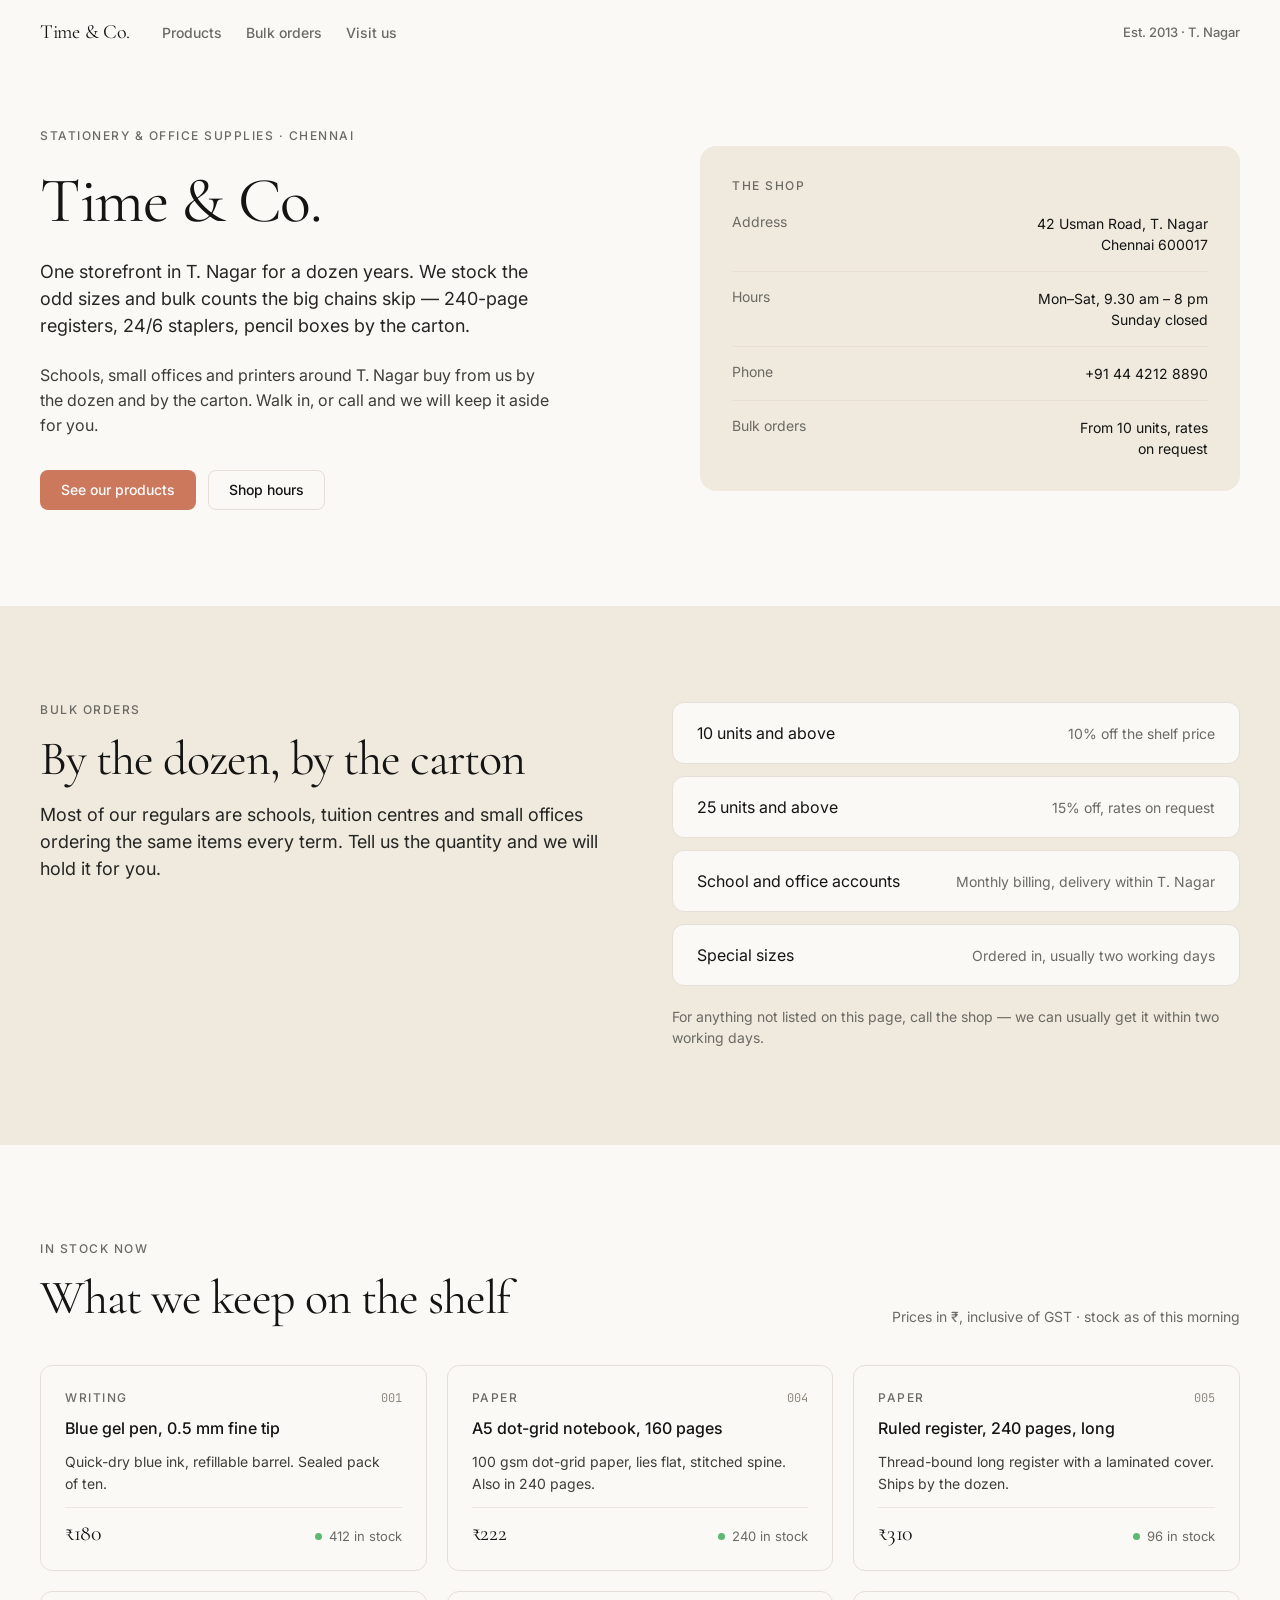
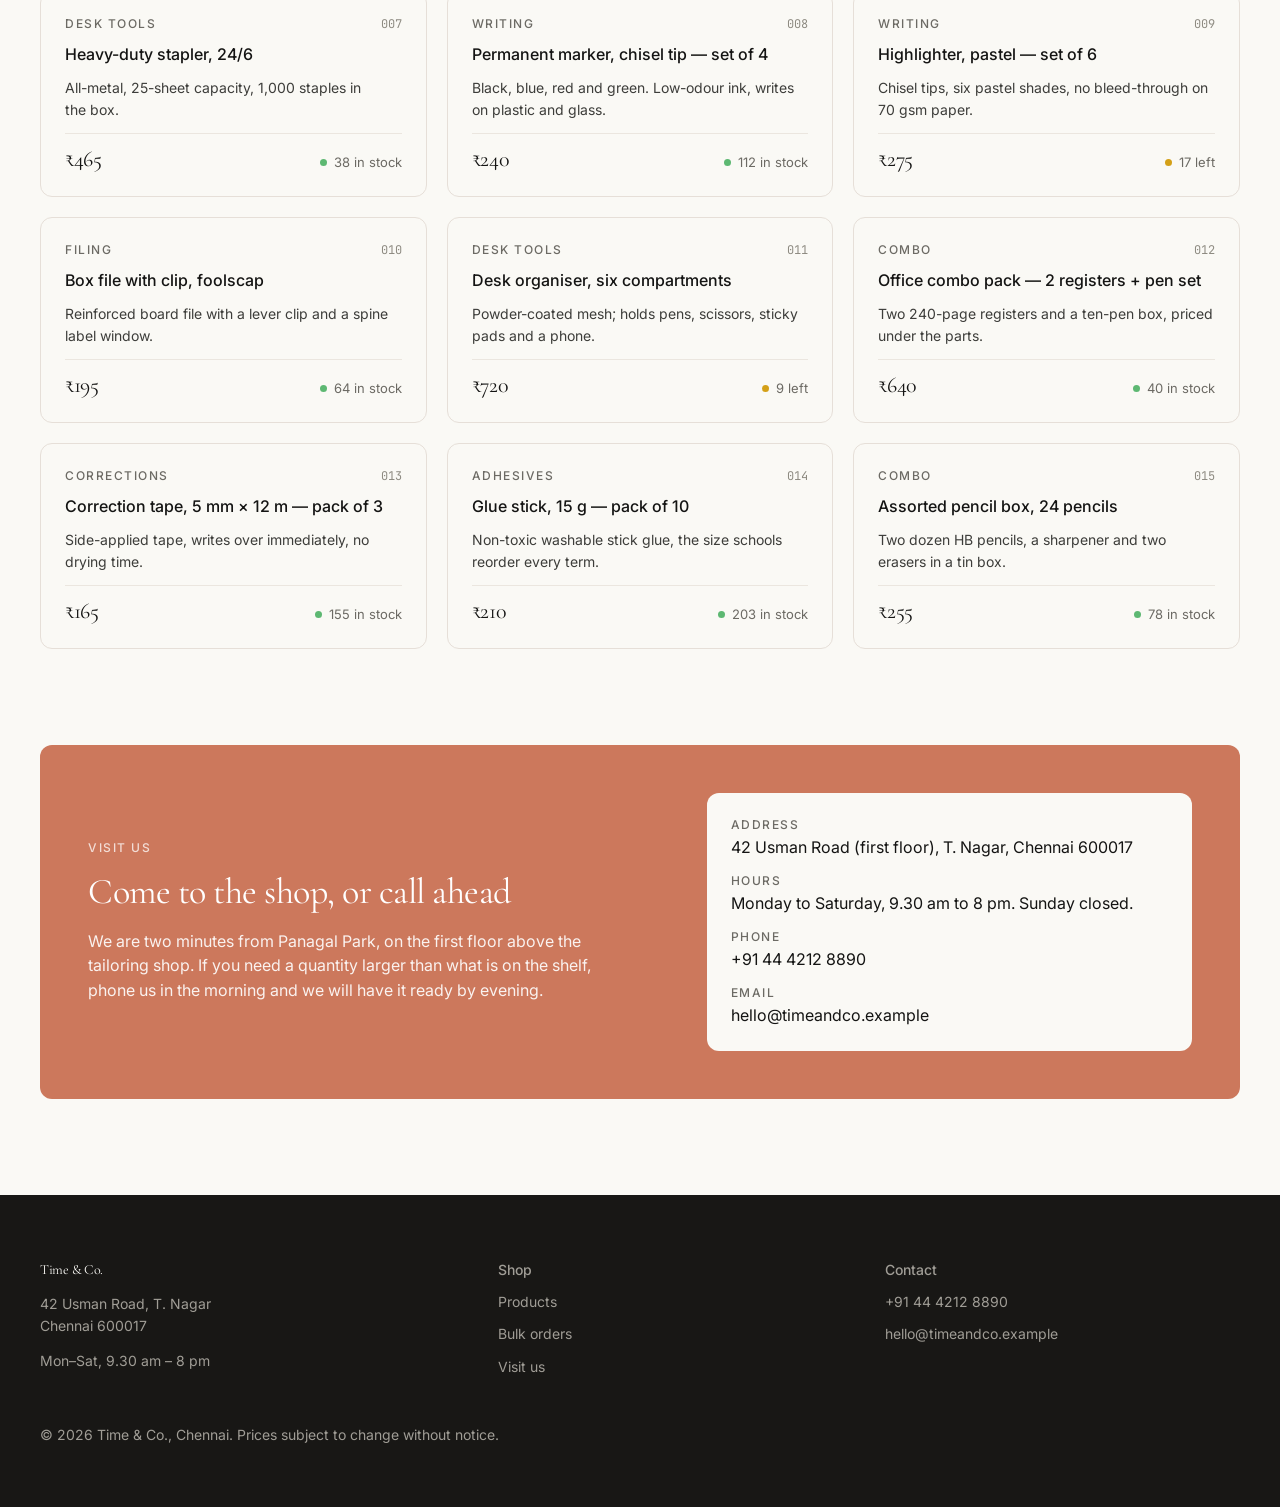
<file: storefront/index.html>
<!DOCTYPE html>
<html lang="en">
<head>
<meta charset="utf-8">
<meta name="viewport" content="width=device-width, initial-scale=1">
<title>Time &amp; Co. — Stationery &amp; Office Supplies, T. Nagar</title>
<meta name="description" content="Time &amp; Co. is a stationery and office-supplies shop on Usman Road, T. Nagar, Chennai, open since 2013. Retail and bulk orders for schools and offices.">
<link rel="stylesheet" href="styles.css">
</head>
<body>

<header class="site-header">
  <div class="container">
    <span class="wordmark">Time &amp; Co.</span>
    <nav class="site-nav">
      <a href="#catalog">Products</a>
      <a href="#bulk">Bulk orders</a>
      <a href="#visit">Visit us</a>
    </nav>
    <span class="header-est">Est. 2013 · T. Nagar</span>
  </div>
</header>

<section class="hero">
  <div class="container">
    <div class="hero-copy">
      <span class="kicker">Stationery &amp; office supplies · Chennai</span>
      <h1>Time &amp; Co.</h1>
      <div class="hero-copy-text">
        <p class="hero-lead">One storefront in T. Nagar for a dozen years. We stock the odd sizes and bulk counts the big chains skip — 240-page registers, 24/6 staplers, pencil boxes by the carton.</p>
        <p class="hero-body">Schools, small offices and printers around T. Nagar buy from us by the dozen and by the carton. Walk in, or call and we will keep it aside for you.</p>
      </div>
      <div class="hero-actions">
        <a class="btn btn-primary" href="#catalog">See our products</a>
        <a class="btn btn-secondary" href="#visit">Shop hours</a>
      </div>
    </div>

    <div class="hero-aside">
      <span class="kicker">The shop</span>
      <div class="aside-rows">
        <div class="aside-row">
          <span class="aside-label">Address</span>
          <span class="aside-value">42 Usman Road, T. Nagar<br>Chennai 600017</span>
        </div>
        <div class="aside-row">
          <span class="aside-label">Hours</span>
          <span class="aside-value">Mon–Sat, 9.30 am – 8 pm<br>Sunday closed</span>
        </div>
        <div class="aside-row">
          <span class="aside-label">Phone</span>
          <span class="aside-value">+91 44 4212 8890</span>
        </div>
        <div class="aside-row">
          <span class="aside-label">Bulk orders</span>
          <span class="aside-value">From 10 units, rates<br>on request</span>
        </div>
      </div>
    </div>
  </div>
</section>

<section id="bulk" class="bulk">
  <div class="container">
    <div class="section-intro">
      <span class="kicker">Bulk orders</span>
      <h2>By the dozen, by the carton</h2>
      <p>Most of our regulars are schools, tuition centres and small offices ordering the same items every term. Tell us the quantity and we will hold it for you.</p>
    </div>
    <div class="bulk-notes">
      <div class="bulk-note">
        <span class="label">10 units and above</span>
        <span class="value">10% off the shelf price</span>
      </div>
      <div class="bulk-note">
        <span class="label">25 units and above</span>
        <span class="value">15% off, rates on request</span>
      </div>
      <div class="bulk-note">
        <span class="label">School and office accounts</span>
        <span class="value">Monthly billing, delivery within T. Nagar</span>
      </div>
      <div class="bulk-note">
        <span class="label">Special sizes</span>
        <span class="value">Ordered in, usually two working days</span>
      </div>
      <p class="bulk-footnote">For anything not listed on this page, call the shop — we can usually get it within two working days.</p>
    </div>
  </div>
</section>

<section id="catalog" class="catalog">
  <div class="container">
    <div class="catalog-header">
      <div class="section-intro">
        <span class="kicker">In stock now</span>
        <h2>What we keep on the shelf</h2>
      </div>
      <span class="catalog-note">Prices in ₹, inclusive of GST · stock as of this morning</span>
    </div>

    <div class="catalog-grid">
      <article class="item-card">
        <div class="item-card-top">
          <span class="kicker">Writing</span>
          <span class="item-sku">001</span>
        </div>
        <span class="item-name">Blue gel pen, 0.5 mm fine tip</span>
        <span class="item-desc">Quick-dry blue ink, refillable barrel. Sealed pack of ten.</span>
        <div class="item-footer">
          <span class="item-price">₹180</span>
          <span class="item-stock"><span class="stock-dot in-stock"></span>412 in stock</span>
        </div>
      </article>

      <article class="item-card">
        <div class="item-card-top">
          <span class="kicker">Paper</span>
          <span class="item-sku">004</span>
        </div>
        <span class="item-name">A5 dot-grid notebook, 160 pages</span>
        <span class="item-desc">100 gsm dot-grid paper, lies flat, stitched spine. Also in 240 pages.</span>
        <div class="item-footer">
          <span class="item-price">₹222</span>
          <span class="item-stock"><span class="stock-dot in-stock"></span>240 in stock</span>
        </div>
      </article>

      <article class="item-card">
        <div class="item-card-top">
          <span class="kicker">Paper</span>
          <span class="item-sku">005</span>
        </div>
        <span class="item-name">Ruled register, 240 pages, long</span>
        <span class="item-desc">Thread-bound long register with a laminated cover. Ships by the dozen.</span>
        <div class="item-footer">
          <span class="item-price">₹310</span>
          <span class="item-stock"><span class="stock-dot in-stock"></span>96 in stock</span>
        </div>
      </article>

      <article class="item-card">
        <div class="item-card-top">
          <span class="kicker">Desk tools</span>
          <span class="item-sku">007</span>
        </div>
        <span class="item-name">Heavy-duty stapler, 24/6</span>
        <span class="item-desc">All-metal, 25-sheet capacity, 1,000 staples in the box.</span>
        <div class="item-footer">
          <span class="item-price">₹465</span>
          <span class="item-stock"><span class="stock-dot in-stock"></span>38 in stock</span>
        </div>
      </article>

      <article class="item-card">
        <div class="item-card-top">
          <span class="kicker">Writing</span>
          <span class="item-sku">008</span>
        </div>
        <span class="item-name">Permanent marker, chisel tip — set of 4</span>
        <span class="item-desc">Black, blue, red and green. Low-odour ink, writes on plastic and glass.</span>
        <div class="item-footer">
          <span class="item-price">₹240</span>
          <span class="item-stock"><span class="stock-dot in-stock"></span>112 in stock</span>
        </div>
      </article>

      <article class="item-card">
        <div class="item-card-top">
          <span class="kicker">Writing</span>
          <span class="item-sku">009</span>
        </div>
        <span class="item-name">Highlighter, pastel — set of 6</span>
        <span class="item-desc">Chisel tips, six pastel shades, no bleed-through on 70 gsm paper.</span>
        <div class="item-footer">
          <span class="item-price">₹275</span>
          <span class="item-stock"><span class="stock-dot low-stock"></span>17 left</span>
        </div>
      </article>

      <article class="item-card">
        <div class="item-card-top">
          <span class="kicker">Filing</span>
          <span class="item-sku">010</span>
        </div>
        <span class="item-name">Box file with clip, foolscap</span>
        <span class="item-desc">Reinforced board file with a lever clip and a spine label window.</span>
        <div class="item-footer">
          <span class="item-price">₹195</span>
          <span class="item-stock"><span class="stock-dot in-stock"></span>64 in stock</span>
        </div>
      </article>

      <article class="item-card">
        <div class="item-card-top">
          <span class="kicker">Desk tools</span>
          <span class="item-sku">011</span>
        </div>
        <span class="item-name">Desk organiser, six compartments</span>
        <span class="item-desc">Powder-coated mesh; holds pens, scissors, sticky pads and a phone.</span>
        <div class="item-footer">
          <span class="item-price">₹720</span>
          <span class="item-stock"><span class="stock-dot low-stock"></span>9 left</span>
        </div>
      </article>

      <article class="item-card">
        <div class="item-card-top">
          <span class="kicker">Combo</span>
          <span class="item-sku">012</span>
        </div>
        <span class="item-name">Office combo pack — 2 registers + pen set</span>
        <span class="item-desc">Two 240-page registers and a ten-pen box, priced under the parts.</span>
        <div class="item-footer">
          <span class="item-price">₹640</span>
          <span class="item-stock"><span class="stock-dot in-stock"></span>40 in stock</span>
        </div>
      </article>

      <article class="item-card">
        <div class="item-card-top">
          <span class="kicker">Corrections</span>
          <span class="item-sku">013</span>
        </div>
        <span class="item-name">Correction tape, 5 mm × 12 m — pack of 3</span>
        <span class="item-desc">Side-applied tape, writes over immediately, no drying time.</span>
        <div class="item-footer">
          <span class="item-price">₹165</span>
          <span class="item-stock"><span class="stock-dot in-stock"></span>155 in stock</span>
        </div>
      </article>

      <article class="item-card">
        <div class="item-card-top">
          <span class="kicker">Adhesives</span>
          <span class="item-sku">014</span>
        </div>
        <span class="item-name">Glue stick, 15 g — pack of 10</span>
        <span class="item-desc">Non-toxic washable stick glue, the size schools reorder every term.</span>
        <div class="item-footer">
          <span class="item-price">₹210</span>
          <span class="item-stock"><span class="stock-dot in-stock"></span>203 in stock</span>
        </div>
      </article>

      <article class="item-card">
        <div class="item-card-top">
          <span class="kicker">Combo</span>
          <span class="item-sku">015</span>
        </div>
        <span class="item-name">Assorted pencil box, 24 pencils</span>
        <span class="item-desc">Two dozen HB pencils, a sharpener and two erasers in a tin box.</span>
        <div class="item-footer">
          <span class="item-price">₹255</span>
          <span class="item-stock"><span class="stock-dot in-stock"></span>78 in stock</span>
        </div>
      </article>
    </div>
  </div>
</section>

<section id="visit" class="visit">
  <div class="visit-band">
    <div class="visit-copy">
      <span class="kicker">Visit us</span>
      <h2>Come to the shop, or call ahead</h2>
      <p>We are two minutes from Panagal Park, on the first floor above the tailoring shop. If you need a quantity larger than what is on the shelf, phone us in the morning and we will have it ready by evening.</p>
    </div>
    <div class="visit-card">
      <div class="visit-row">
        <span class="visit-label">Address</span>
        <span class="visit-value">42 Usman Road (first floor), T. Nagar, Chennai 600017</span>
      </div>
      <div class="visit-row">
        <span class="visit-label">Hours</span>
        <span class="visit-value">Monday to Saturday, 9.30 am to 8 pm. Sunday closed.</span>
      </div>
      <div class="visit-row">
        <span class="visit-label">Phone</span>
        <span class="visit-value">+91 44 4212 8890</span>
      </div>
      <div class="visit-row">
        <span class="visit-label">Email</span>
        <span class="visit-value">hello@timeandco.example</span>
      </div>
    </div>
  </div>
</section>

<footer class="site-footer">
  <div class="container">
    <div class="footer-grid">
      <div class="footer-col">
        <span class="wordmark">Time &amp; Co.</span>
        <span>42 Usman Road, T. Nagar<br>Chennai 600017</span>
        <span>Mon–Sat, 9.30 am – 8 pm</span>
      </div>
      <div class="footer-col links">
        <span class="footer-col-title">Shop</span>
        <a href="#catalog">Products</a>
        <a href="#bulk">Bulk orders</a>
        <a href="#visit">Visit us</a>
      </div>
      <div class="footer-col links">
        <span class="footer-col-title">Contact</span>
        <span>+91 44 4212 8890</span>
        <span>hello@timeandco.example</span>
      </div>
    </div>
    <span class="footer-fine-print">© 2026 Time &amp; Co., Chennai. Prices subject to change without notice.</span>
  </div>
</footer>

</body>
</html>
</file>
<file: storefront/styles.css>
@import url("https://fonts.googleapis.com/css2?family=Cormorant+Garamond:wght@400;500;600&family=Inter:wght@400;500;600&family=JetBrains+Mono:wght@400;500&display=swap");

:root {
  /* Brand & accent */
  --coral: #cc785c;
  --coral-active: #a9583e;

  /* Ink scale (warm) */
  --ink: #141413;
  --ink-2: #252523;
  --ink-3: #3d3d3a;
  --ink-4: #6c6a64;
  --ink-5: #8e8b82;

  /* Cream scale */
  --cream-1: #faf9f5;
  --cream-2: #f5f0e8;
  --cream-3: #efe9de;
  --cream-4: #e8e0d2;

  /* Dark scale */
  --dark-1: #181715;
  --dark-2: #1f1e1b;
  --dark-3: #252320;

  /* Line */
  --line: #e6dfd8;
  --line-soft: #ebe6df;

  /* Semantic status */
  --success: #5db872;
  --warning: #d4a017;

  /* Semantic aliases */
  --primary: var(--coral);
  --primary-active: var(--coral-active);

  --text-heading: var(--ink);
  --text-lead: var(--ink-2);
  --text-body: var(--ink-3);
  --text-muted: var(--ink-4);
  --text-caption: var(--ink-5);
  --text-on-primary: #ffffff;
  --text-on-dark: var(--cream-1);
  --text-on-dark-soft: #a09d96;

  --surface-canvas: var(--cream-1);
  --surface-soft: var(--cream-2);
  --surface-card: var(--cream-3);
  --surface-cream-strong: var(--cream-4);
  --surface-dark: var(--dark-1);
  --surface-dark-soft: var(--dark-2);
  --surface-dark-elevated: var(--dark-3);

  --border-hairline: var(--line);
  --border-hairline-soft: var(--line-soft);

  --font-display: "Cormorant Garamond", Garamond, "Times New Roman", serif;
  --font-sans: "Inter", -apple-system, BlinkMacSystemFont, "Segoe UI", Roboto, sans-serif;
  --font-mono: "JetBrains Mono", ui-monospace, SFMono-Regular, Menlo, monospace;

  --display-xl-size: 64px;
  --display-lg-size: 48px;
  --display-md-size: 36px;
  --title-md-size: 18px;
  --title-sm-size: 16px;
  --body-md-size: 16px;
  --body-sm-size: 14px;

  --container-max: 1200px;
  --nav-height: 64px;
  --radius-md: 8px;
  --radius-lg: 12px;
  --radius-xl: 16px;

  --ease-standard: cubic-bezier(0.2, 0, 0.2, 1);
  --duration-fast: 120ms;
}

* { box-sizing: border-box; }

body {
  margin: 0;
  background: var(--surface-canvas);
  font-family: var(--font-sans);
  -webkit-font-smoothing: antialiased;
}

a { color: var(--coral); text-decoration: none; }
a:hover { color: var(--coral-active); }

.container {
  max-width: var(--container-max);
  width: 100%;
  margin: 0 auto;
}

/* Header */
.site-header {
  height: var(--nav-height);
  display: flex;
  align-items: center;
  padding: 0 32px;
}
.site-header .container {
  display: flex;
  align-items: center;
  gap: 32px;
}
.wordmark {
  font-family: var(--font-display);
  font-size: 20px;
  letter-spacing: -0.3px;
  color: var(--text-heading);
}
.site-nav {
  display: flex;
  align-items: center;
  gap: 24px;
  flex: 1;
}
.site-nav a {
  font-size: 14px;
  font-weight: 500;
  color: var(--text-muted);
}
.site-nav a:hover { color: var(--text-heading); }
.header-est {
  font-size: 13px;
  font-weight: 500;
  color: var(--text-muted);
}

/* Buttons */
.btn {
  font-family: var(--font-sans);
  font-size: 14px;
  font-weight: 500;
  line-height: 1;
  display: inline-flex;
  align-items: center;
  justify-content: center;
  gap: 8px;
  height: 40px;
  padding: 12px 20px;
  border-radius: var(--radius-md);
  border: 1px solid transparent;
  cursor: pointer;
  text-decoration: none;
  white-space: nowrap;
  transition: background-color var(--duration-fast) var(--ease-standard);
}
.btn-primary { background: var(--primary); color: var(--text-on-primary); }
.btn-primary:hover { background: var(--primary-active); color: var(--text-on-primary); }
.btn-secondary { background: var(--surface-canvas); color: var(--text-heading); border-color: var(--border-hairline); }
.btn-secondary:hover { background: var(--surface-soft); color: var(--text-heading); }

/* Kicker label */
.kicker {
  font-size: 12px;
  font-weight: 500;
  letter-spacing: 1.5px;
  text-transform: uppercase;
  color: var(--text-muted);
}

/* Hero */
.hero {
  padding: 64px 32px 96px;
}
.hero .container {
  display: grid;
  grid-template-columns: 1.05fr 0.95fr;
  gap: 64px;
  align-items: center;
}
.hero-copy {
  display: flex;
  flex-direction: column;
  gap: 24px;
}
.hero-copy h1 {
  margin: 0;
  font-family: var(--font-display);
  font-weight: 400;
  font-size: var(--display-xl-size);
  line-height: 1.05;
  letter-spacing: -1.5px;
  color: var(--text-heading);
}
.hero-copy-text {
  display: flex;
  flex-direction: column;
  gap: 24px;
}
.hero-lead {
  margin: 0;
  max-width: 520px;
  font-size: var(--title-md-size);
  line-height: 1.5;
  color: var(--text-lead);
  text-wrap: pretty;
}
.hero-body {
  margin: 0;
  max-width: 520px;
  font-size: var(--body-md-size);
  line-height: 1.55;
  color: var(--text-body);
  text-wrap: pretty;
}
.hero-actions {
  display: flex;
  gap: 12px;
  flex-wrap: wrap;
  margin-top: 8px;
}

.hero-aside {
  background: var(--surface-card);
  border-radius: var(--radius-xl);
  padding: 32px;
  display: flex;
  flex-direction: column;
  gap: 20px;
}
.aside-rows {
  display: flex;
  flex-direction: column;
  gap: 16px;
}
.aside-row {
  display: flex;
  justify-content: space-between;
  gap: 24px;
  padding-bottom: 16px;
  border-bottom: 1px solid var(--surface-cream-strong);
}
.aside-row:last-child {
  padding-bottom: 0;
  border-bottom: none;
}
.aside-row .aside-label {
  font-size: var(--body-sm-size);
  color: var(--text-muted);
  flex: none;
}
.aside-row .aside-value {
  font-size: var(--body-sm-size);
  line-height: 1.5;
  color: var(--text-heading);
  text-align: right;
}

/* Bulk section */
.bulk {
  background: var(--surface-card);
  padding: 96px 32px;
}
.bulk .container {
  display: grid;
  grid-template-columns: 1fr 1fr;
  gap: 64px;
  align-items: start;
}
.section-intro {
  display: flex;
  flex-direction: column;
  gap: 16px;
}
.section-intro h2 {
  margin: 0;
  font-family: var(--font-display);
  font-weight: 400;
  font-size: var(--display-lg-size);
  line-height: 1.1;
  letter-spacing: -1px;
  color: var(--text-heading);
}
.section-intro p {
  margin: 0;
  font-size: var(--title-md-size);
  line-height: 1.5;
  color: var(--text-lead);
  text-wrap: pretty;
}
.bulk-notes {
  display: flex;
  flex-direction: column;
  gap: 12px;
}
.bulk-note {
  background: var(--surface-canvas);
  border: 1px solid var(--border-hairline);
  border-radius: var(--radius-lg);
  padding: 20px 24px;
  display: flex;
  justify-content: space-between;
  gap: 24px;
  align-items: baseline;
}
.bulk-note .label { font-size: var(--body-md-size); color: var(--text-heading); }
.bulk-note .value { font-size: var(--body-sm-size); color: var(--text-muted); text-align: right; }
.bulk-footnote {
  margin: 8px 0 0;
  font-size: var(--body-sm-size);
  line-height: 1.55;
  color: var(--text-muted);
}

/* Catalog */
.catalog {
  padding: 96px 32px;
}
.catalog .container {
  display: flex;
  flex-direction: column;
  gap: 40px;
}
.catalog-header {
  display: flex;
  align-items: flex-end;
  justify-content: space-between;
  gap: 32px;
  flex-wrap: wrap;
}
.catalog-header .section-intro { max-width: 620px; gap: 16px; }
.catalog-note { font-size: var(--body-sm-size); color: var(--text-muted); }

.catalog-grid {
  display: grid;
  grid-template-columns: repeat(3, 1fr);
  gap: 20px;
}
.item-card {
  background: var(--surface-canvas);
  border: 1px solid var(--border-hairline);
  border-radius: var(--radius-lg);
  padding: 24px;
  display: flex;
  flex-direction: column;
  gap: 12px;
}
.item-card-top {
  display: flex;
  align-items: center;
  justify-content: space-between;
  gap: 12px;
}
.item-sku {
  font-family: var(--font-mono);
  font-size: 12px;
  color: var(--text-caption);
}
.item-name {
  font-size: var(--title-sm-size);
  font-weight: 500;
  line-height: 1.35;
  color: var(--text-heading);
}
.item-desc {
  font-size: var(--body-sm-size);
  line-height: 1.55;
  color: var(--text-body);
  flex: 1;
  text-wrap: pretty;
}
.item-footer {
  display: flex;
  align-items: baseline;
  justify-content: space-between;
  gap: 12px;
  padding-top: 12px;
  border-top: 1px solid var(--border-hairline-soft);
}
.item-price {
  font-family: var(--font-display);
  font-size: 22px;
  letter-spacing: -0.3px;
  color: var(--text-heading);
}
.item-stock {
  display: flex;
  align-items: center;
  gap: 7px;
  font-size: 13px;
  color: var(--text-muted);
}
.stock-dot {
  width: 7px;
  height: 7px;
  border-radius: 999px;
  flex: none;
}
.stock-dot.in-stock { background: var(--success); }
.stock-dot.low-stock { background: var(--warning); }

/* Visit band */
.visit {
  padding: 0 32px 96px;
}
.visit-band {
  max-width: var(--container-max);
  margin: 0 auto;
  background: var(--primary);
  border-radius: var(--radius-lg);
  padding: 48px;
  display: grid;
  grid-template-columns: 1fr 0.85fr;
  gap: 48px;
  align-items: center;
}
.visit-copy {
  display: flex;
  flex-direction: column;
  gap: 16px;
}
.visit-copy .kicker { color: rgba(255, 255, 255, 0.75); }
.visit-copy h2 {
  margin: 0;
  font-family: var(--font-display);
  font-weight: 400;
  font-size: var(--display-md-size);
  line-height: 1.15;
  letter-spacing: -0.5px;
  color: #ffffff;
}
.visit-copy p {
  margin: 0;
  max-width: 520px;
  font-size: var(--body-md-size);
  line-height: 1.55;
  color: rgba(255, 255, 255, 0.9);
  text-wrap: pretty;
}
.visit-card {
  background: var(--surface-canvas);
  border-radius: var(--radius-lg);
  padding: 24px;
  display: flex;
  flex-direction: column;
  gap: 14px;
}
.visit-row {
  display: flex;
  flex-direction: column;
  gap: 3px;
}
.visit-row .visit-label {
  font-size: 12px;
  font-weight: 500;
  letter-spacing: 1.5px;
  text-transform: uppercase;
  color: var(--text-muted);
}
.visit-row .visit-value {
  font-size: var(--body-md-size);
  line-height: 1.5;
  color: var(--text-heading);
}

/* Footer */
.site-footer {
  background: var(--surface-dark);
  padding: 64px 32px;
}
.site-footer .container {
  display: flex;
  flex-direction: column;
  gap: 48px;
}
.footer-grid {
  display: grid;
  grid-template-columns: 1.2fr 1fr 1fr;
  gap: 32px;
}
.footer-col {
  display: flex;
  flex-direction: column;
  gap: 12px;
}
.footer-col.links { gap: 10px; }
.footer-col .wordmark { color: var(--text-on-dark); }
.footer-col span, .footer-col a {
  font-size: var(--body-sm-size);
  line-height: 1.6;
  color: var(--text-on-dark-soft);
}
.footer-col a:hover { color: var(--text-on-dark); }
.footer-col-title {
  font-size: 13px;
  font-weight: 500;
  color: var(--text-on-dark);
}
.footer-fine-print {
  font-size: var(--body-sm-size);
  color: var(--text-on-dark-soft);
}

/* Responsive */
@media (max-width: 900px) {
  .hero .container,
  .bulk .container,
  .visit-band,
  .footer-grid {
    grid-template-columns: 1fr;
  }
  .catalog-grid { grid-template-columns: repeat(2, 1fr); }
  .hero-copy h1 { font-size: var(--display-lg-size); }
}
@media (max-width: 640px) {
  .site-header .container { flex-wrap: wrap; height: auto; padding: 16px 0; }
  .site-header { height: auto; }
  .catalog-grid { grid-template-columns: 1fr; }
  .visit-band { padding: 32px; }
}
</file>
